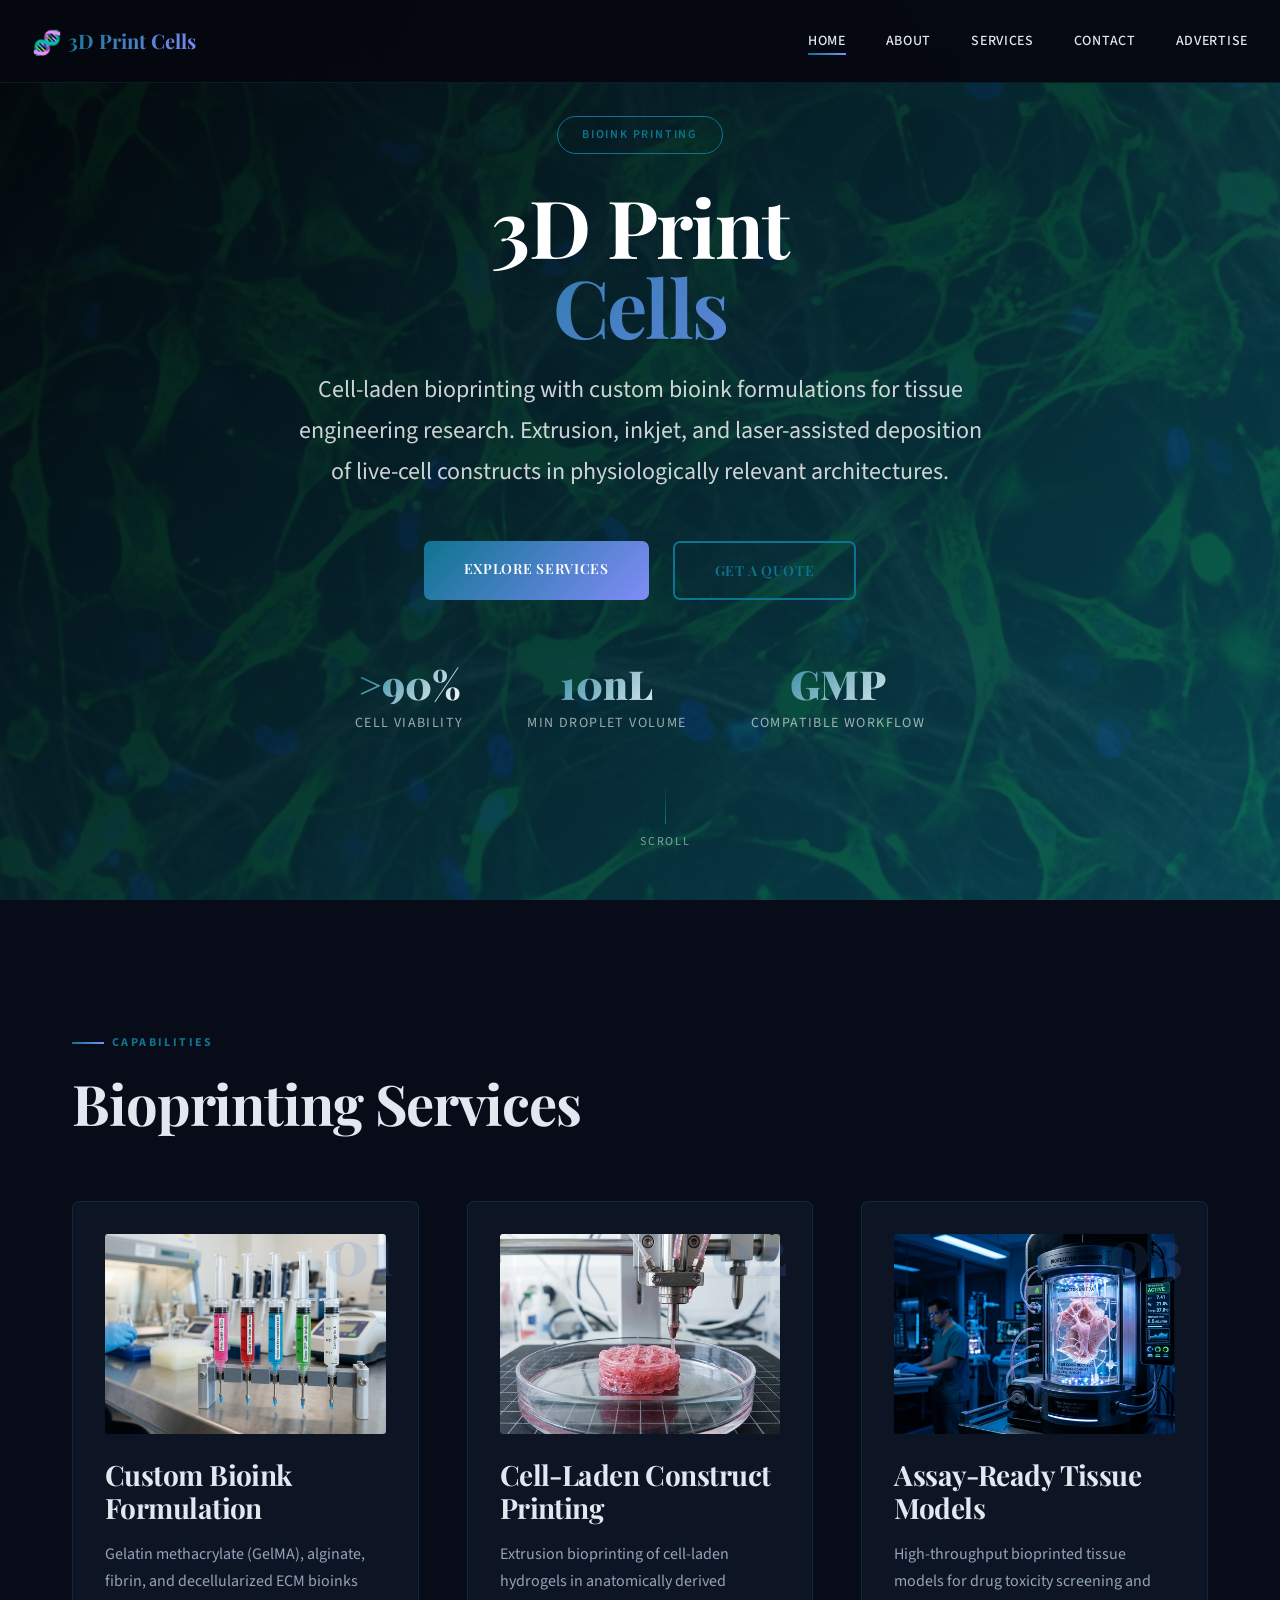
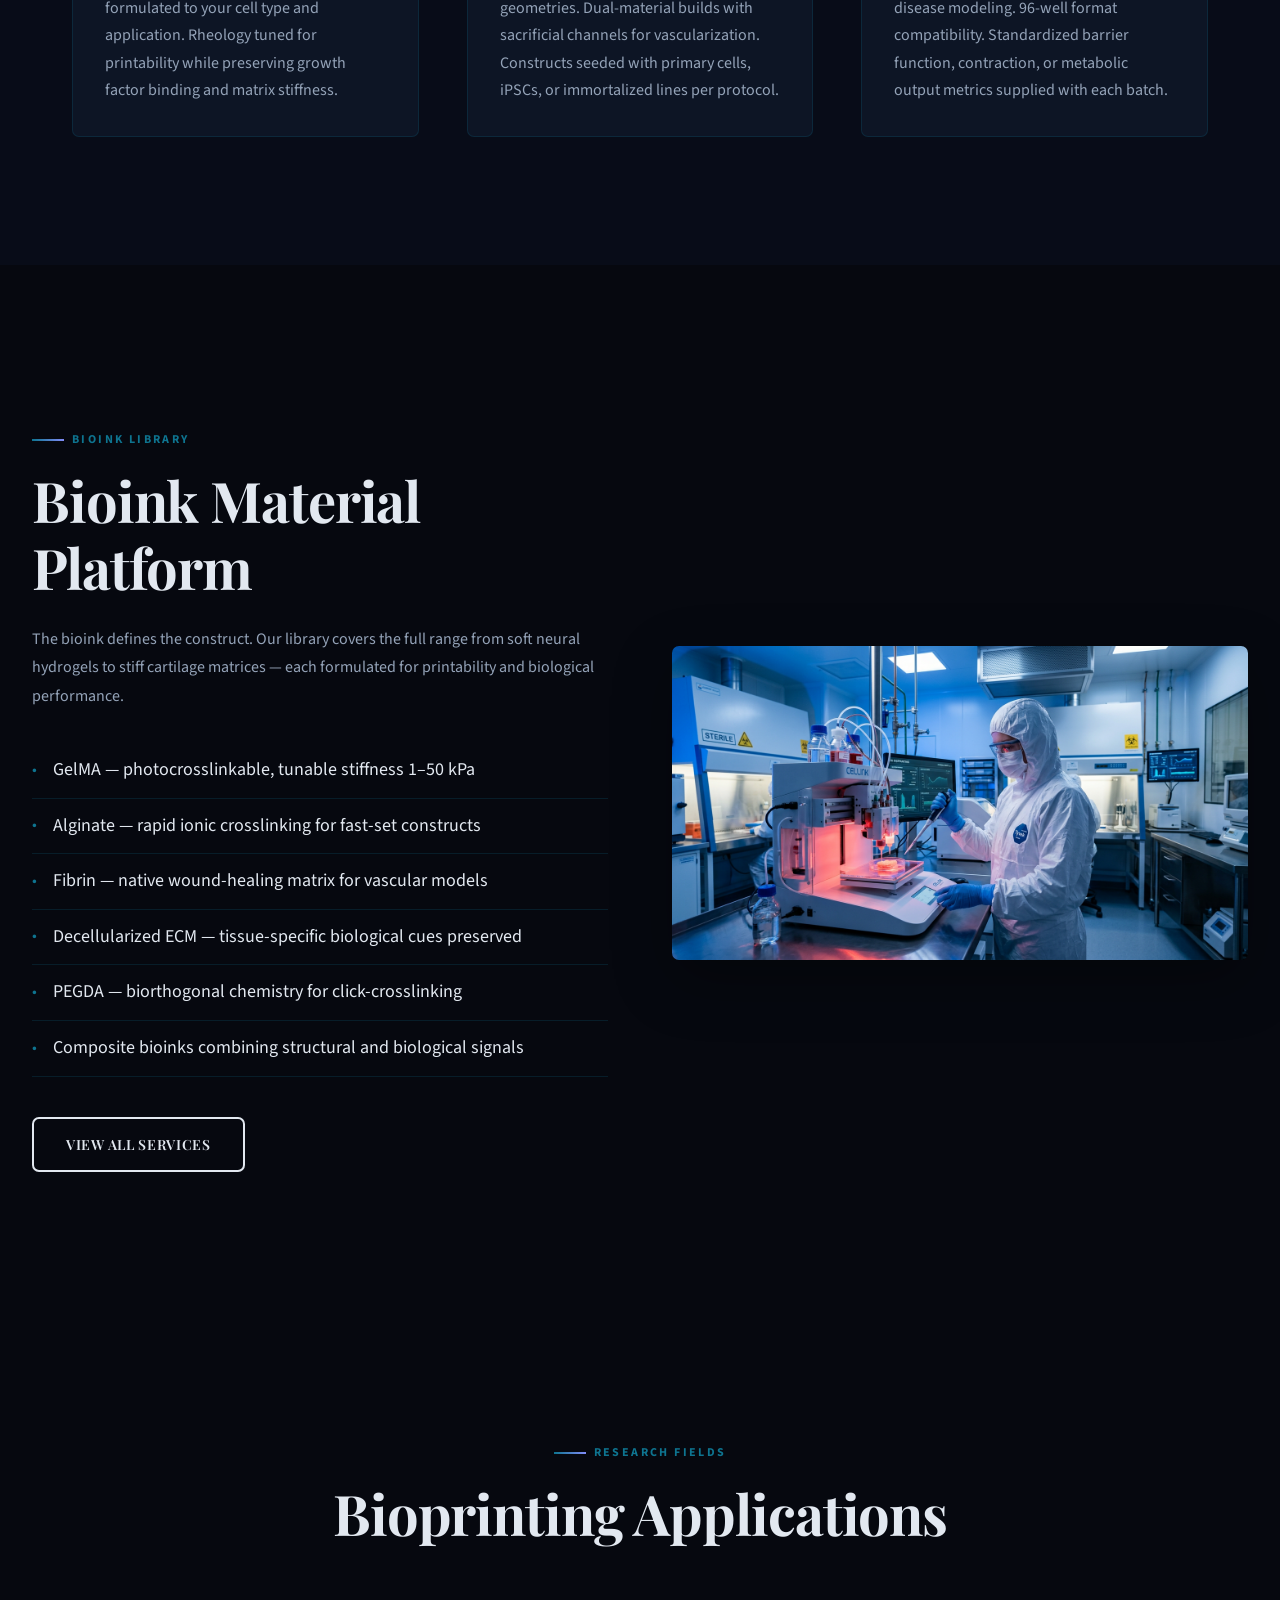
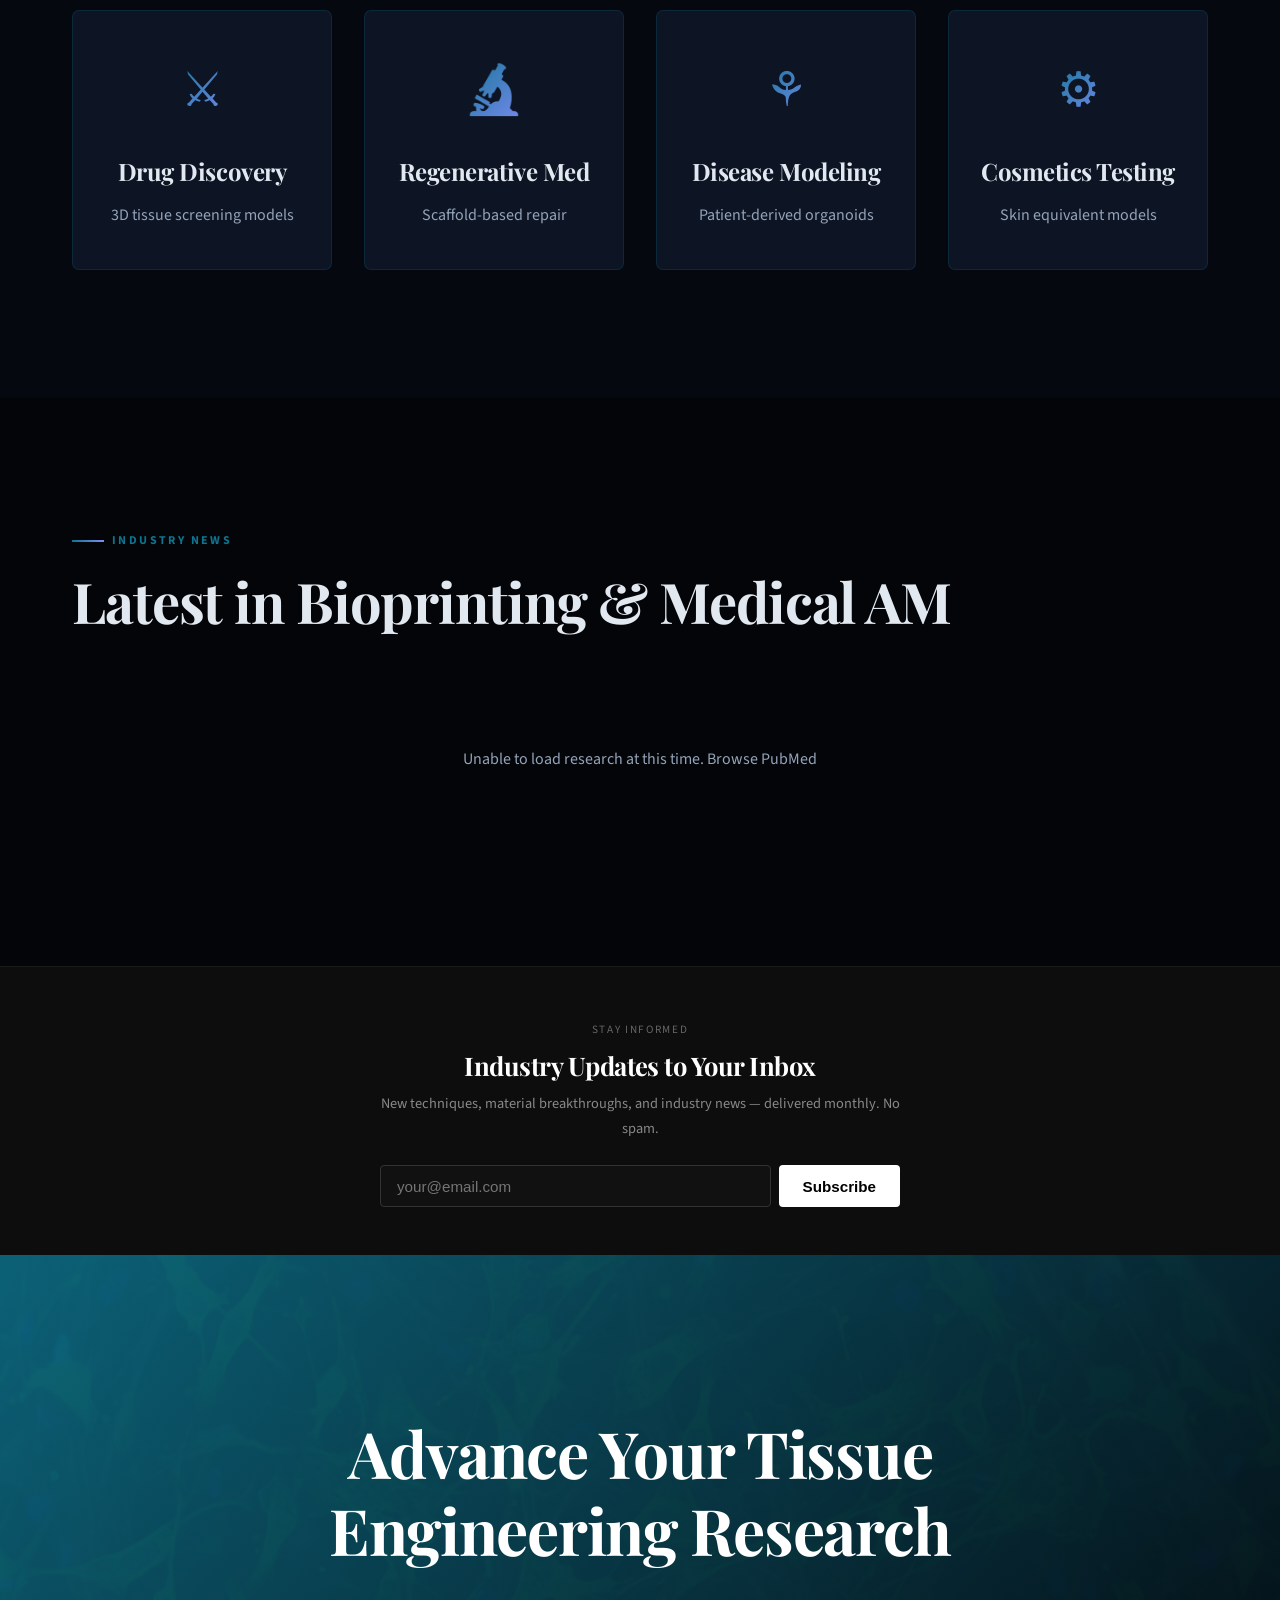
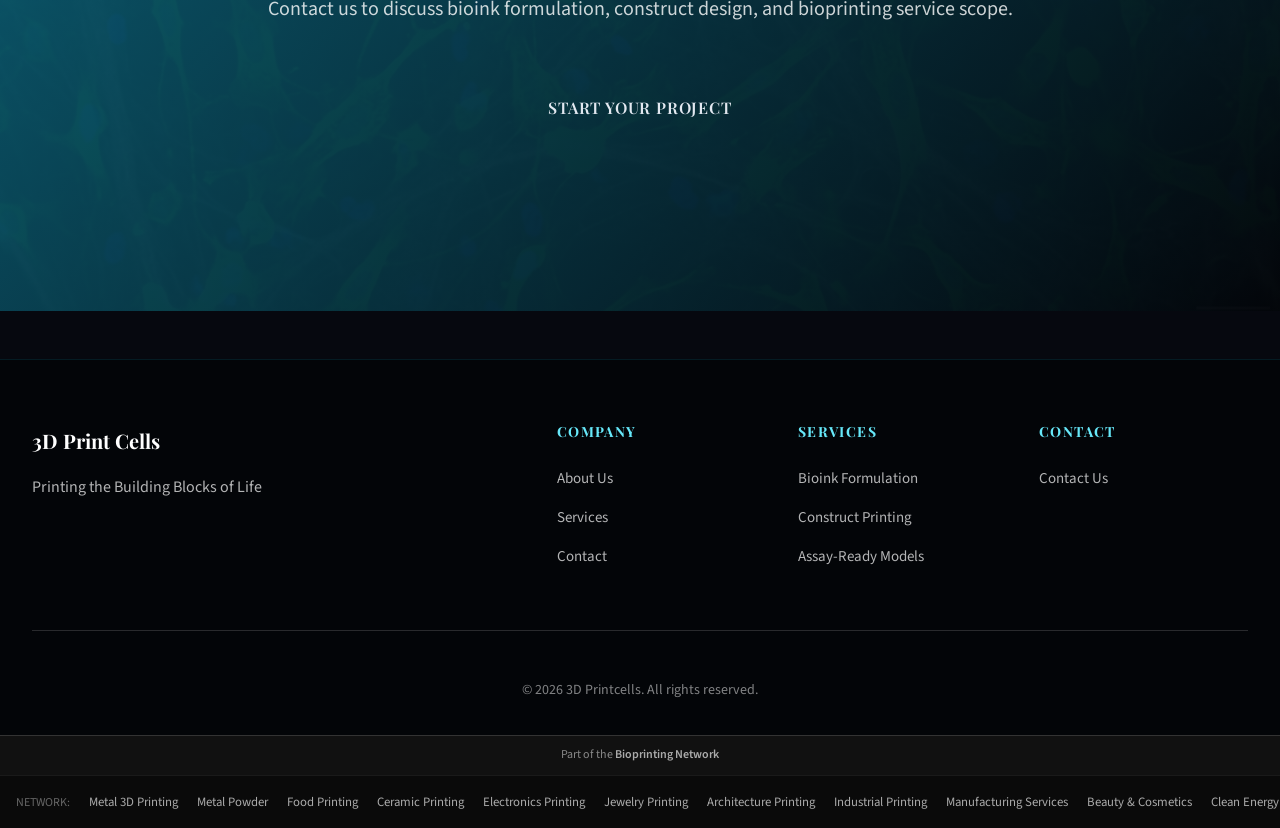
<file: index.html>
<!DOCTYPE html>
<html lang="en">
<head>
    <meta charset="UTF-8">
    <meta name="viewport" content="width=device-width, initial-scale=1.0">
    <meta name="description" content="Cell-laden bioprinting with custom bioinks for tissue engineering, drug screening assays, and regenerative medicine research. Extrusion and inkjet bioprinting platforms.">
    <meta name="keywords" content="3d bioprinting &amp;amp;amp; medical, 3dprintcells, bioprinting, medical, professional services, quality, innovation, max davis, ben stagl, ally reza, chilab, chilab studio, titobi, chicago, manufacturing, functional, 3d, prototype">
    <meta property="og:title" content="3D Print Cells | Bioink &amp; Cell-Laden Bioprinting">
    <meta property="og:description" content="Cell-laden bioprinting with custom bioinks for tissue engineering, drug screening, and regenerative medicine research.">
    <meta name="author" content="Max Davis, Ben Stagl, Ally Reza - ChiLab Studio">
    <meta property="og:type" content="website">
    <meta property="og:image" content="https://3dprintcells.com/images/19_cell_microscopy.png">
    <title>3D Print Cells | Bioink & Cell-Laden Bioprinting | Tissue Engineering Research</title>
    <link rel="preconnect" href="https://fonts.googleapis.com">
    <link rel="preconnect" href="https://fonts.gstatic.com" crossorigin>
    <link href="https://fonts.googleapis.com/css2?family=Playfair+Display:wght@400;500;600;700;800;900&family=Source+Sans+3:wght@300;400;500;600;700&display=swap" rel="stylesheet">
    <link rel="stylesheet" href="css/style.css">
<script type="application/ld+json">
[
  {
    "@context": "https://schema.org",
    "@type": "Organization",
    "name": "3D Print Cells",
    "url": "https://3dprintcells.com",
    "description": "Cell-laden bioprinting with custom bioinks for tissue engineering, drug screening assays, and regenerative medicine research. Extrusion and inkjet bioprinting platforms.",
    "contactPoint": {
      "@type": "ContactPoint",
      "contactType": "customer service",
      "url": "https://3dprintcells.com/contact.html"
    }
  },
  {
    "@context": "https://schema.org",
    "@type": "WebSite",
    "name": "3D Print Cells",
    "url": "https://3dprintcells.com"
  },
  {
    "@context": "https://schema.org",
    "@type": "Service",
    "name": "Bioink Formulation",
    "provider": {
      "@type": "Organization",
      "name": "3D Print Cells",
      "url": "https://3dprintcells.com"
    },
    "url": "https://3dprintcells.com/services.html"
  },
  {
    "@context": "https://schema.org",
    "@type": "Service",
    "name": "Construct Printing",
    "provider": {
      "@type": "Organization",
      "name": "3D Print Cells",
      "url": "https://3dprintcells.com"
    },
    "url": "https://3dprintcells.com/services.html"
  },
  {
    "@context": "https://schema.org",
    "@type": "Service",
    "name": "Assay-Ready Models",
    "provider": {
      "@type": "Organization",
      "name": "3D Print Cells",
      "url": "https://3dprintcells.com"
    },
    "url": "https://3dprintcells.com/services.html"
  }
]
</script>
    <!-- ADSENSE: replace ca-pub-REPLACE_WITH_PUB_ID with your publisher ID to activate -->
    <!-- <script async src="https://pagead2.googlesyndication.com/pagead/js/adsbygoogle.js?client=ca-pub-REPLACE_WITH_PUB_ID" crossorigin="anonymous"></script> -->
    <link rel="icon" href="favicon.svg" type="image/svg+xml">
</head>
<body>

    <header class="site-header">
        <nav class="navbar">
            <div class="nav-container">
                <a href="index.html" class="nav-logo">
                    <span class="logo-emoji">&#129516;</span><span class="logo-text">3D Print Cells</span>
                </a>
                <button class="nav-toggle" aria-label="Toggle navigation" aria-expanded="false">
                    <span class="hamburger"></span>
                    <span class="hamburger"></span>
                    <span class="hamburger"></span>
                </button>
                <ul class="nav-menu">
                    <li><a href="index.html" class="nav-link active">Home</a></li>
                    <li><a href="about.html" class="nav-link">About</a></li>
                    <li><a href="services.html" class="nav-link">Services</a></li>
                    <li><a href="contact.html" class="nav-link">Contact</a></li>
                    <li><a href="advertise.html" class="nav-link">Advertise</a></li>
                </ul>
            </div>
        </nav>
    </header>

    <main>
        <section class="hero">
            <div class="hero-background">
                <img src="images/19_cell_microscopy.png" alt="3D Printcells" loading="lazy">
                <div class="hero-overlay"></div>
            </div>
            <div class="hero-content">
                <div class="hero-badge">BIOINK PRINTING</div>
                <h1 class="hero-title">
                    <span class="title-line">3D Print</span>
                        <span class="title-line highlight">Cells</span>
                </h1>
                <p class="hero-subtitle">Cell-laden bioprinting with custom bioink formulations for tissue engineering research. Extrusion, inkjet, and laser-assisted deposition of live-cell constructs in physiologically relevant architectures.</p>
                <div class="hero-actions">
                    <a href="services.html" class="btn btn-primary">Explore Services</a>
                    <a href="contact.html" class="btn btn-secondary">Get a Quote</a>
                </div>
                <div class="hero-stats">
                    <div class="stat-item">
                        <div class="stat-number">>90%</div>
                        <div class="stat-label">Cell Viability</div>
                    </div>
                    <div class="stat-item">
                        <div class="stat-number">10nL</div>
                        <div class="stat-label">Min Droplet Volume</div>
                    </div>
                    <div class="stat-item">
                        <div class="stat-number">GMP</div>
                        <div class="stat-label">Compatible Workflow</div>
                    </div>
                </div>
            </div>
            <div class="scroll-indicator">
                <div class="scroll-line"></div>
                <span>SCROLL</span>
            </div>
        </section>

        <section class="process-section">
            <div class="container">
                <div class="section-header">
                    <span class="section-label">CAPABILITIES</span>
                    <h2 class="section-title">Bioprinting Services</h2>
                </div>
                <div class="process-grid">
                    <div class="process-card animate-in">
                        <div class="card-number">01</div>
                        <div class="card-image">
                            <img src="images/13_bioink_cartridges.png" alt="Service 1" loading="lazy">
                        </div>
                        <h3>Custom Bioink Formulation</h3>
                        <p>Gelatin methacrylate (GelMA), alginate, fibrin, and decellularized ECM bioinks formulated to your cell type and application. Rheology tuned for printability while preserving growth factor binding and matrix stiffness.</p>
                    </div>
                    <div class="process-card animate-in">
                        <div class="card-number">02</div>
                        <div class="card-image">
                            <img src="images/05_bioprinter_closeup.png" alt="Service 2" loading="lazy">
                        </div>
                        <h3>Cell-Laden Construct Printing</h3>
                        <p>Extrusion bioprinting of cell-laden hydrogels in anatomically derived geometries. Dual-material builds with sacrificial channels for vascularization. Constructs seeded with primary cells, iPSCs, or immortalized lines per protocol.</p>
                    </div>
                    <div class="process-card animate-in">
                        <div class="card-number">03</div>
                        <div class="card-image">
                            <img src="images/17_bioreactor.png" alt="Service 3" loading="lazy">
                        </div>
                        <h3>Assay-Ready Tissue Models</h3>
                        <p>High-throughput bioprinted tissue models for drug toxicity screening and disease modeling. 96-well format compatibility. Standardized barrier function, contraction, or metabolic output metrics supplied with each batch.</p>
                    </div>
                </div>
            </div>
        </section>


    <!-- Ad Unit: Mid-Page Leaderboard -->
    <div class="ad-unit-container" style="text-align:center;padding:1rem 0;margin:0 auto;max-width:970px;">
      <!-- <ins class="adsbygoogle" style="display:block" data-ad-client="ca-pub-REPLACE_WITH_PUB_ID" data-ad-slot="REPLACE_WITH_SLOT_ID_1" data-ad-format="auto" data-full-width-responsive="true"></ins> -->
      <!-- <script>(adsbygoogle = window.adsbygoogle || []).push({});</script> -->
    </div>
        <section class="materials-section">
            <div class="container-wide">
                <div class="materials-content">
                    <div class="materials-info">
                        <span class="section-label">BIOINK LIBRARY</span>
                        <h2>Bioink Material Platform</h2>
                        <p>The bioink defines the construct. Our library covers the full range from soft neural hydrogels to stiff cartilage matrices — each formulated for printability and biological performance.</p>
                        <ul class="materials-list">
                            <li><span class="material-icon">&#9679;</span> GelMA — photocrosslinkable, tunable stiffness 1–50 kPa</li>
                            <li><span class="material-icon">&#9679;</span> Alginate — rapid ionic crosslinking for fast-set constructs</li>
                            <li><span class="material-icon">&#9679;</span> Fibrin — native wound-healing matrix for vascular models</li>
                            <li><span class="material-icon">&#9679;</span> Decellularized ECM — tissue-specific biological cues preserved</li>
                            <li><span class="material-icon">&#9679;</span> PEGDA — biorthogonal chemistry for click-crosslinking</li>
                            <li><span class="material-icon">&#9679;</span> Composite bioinks combining structural and biological signals</li>
                        </ul>
                        <a href="services.html" class="btn btn-outline">View All Services</a>
                    </div>
                    <div class="materials-visual">
                        <img src="images/08_scientist_working.png" alt="3D Printcells Services" loading="lazy">
                        <div class="visual-accent"></div>
                    </div>
                </div>
            </div>
        </section>

        <section class="industries-section">
            <div class="container">
                <div class="section-header center">
                    <span class="section-label">RESEARCH FIELDS</span>
                    <h2>Bioprinting Applications</h2>
                </div>
                <div class="industries-grid">
                    <div class="industry-card animate-in">
                        <div class="industry-icon">&#9876;</div>
                        <h3>Drug Discovery</h3>
                        <p>3D tissue screening models</p>
                    </div>
                    <div class="industry-card animate-in">
                        <div class="industry-icon">&#128300;</div>
                        <h3>Regenerative Med</h3>
                        <p>Scaffold-based repair</p>
                    </div>
                    <div class="industry-card animate-in">
                        <div class="industry-icon">&#9880;</div>
                        <h3>Disease Modeling</h3>
                        <p>Patient-derived organoids</p>
                    </div>
                    <div class="industry-card animate-in">
                        <div class="industry-icon">&#9881;</div>
                        <h3>Cosmetics Testing</h3>
                        <p>Skin equivalent models</p>
                    </div>
                </div>
            </div>
        </section>
        <section class="news-section">
            <div class="container">
                <div class="section-header">
                    <span class="section-label">INDUSTRY NEWS</span>
                    <h2 class="section-title">Latest in Bioprinting & Medical AM</h2>
                </div>
                <div id="news-feed"></div>
            </div>
        </section>
        <section class="newsletter-section" style="background:#0d0d0d;padding:3rem 2rem;text-align:center;border-top:1px solid #1a1a1a;">
            <div style="max-width:520px;margin:0 auto;">
                <span style="font-size:0.7rem;letter-spacing:0.15em;color:#666;text-transform:uppercase;">Stay Informed</span>
                <h2 style="color:#fff;font-size:1.6rem;margin:0.5rem 0 0.75rem;">Industry Updates to Your Inbox</h2>
                <p style="color:#888;font-size:0.9rem;margin-bottom:1.5rem;">New techniques, material breakthroughs, and industry news — delivered monthly. No spam.</p>
                <form action="https://api.web3forms.com/submit" method="POST"
                      style="display:flex;gap:0.5rem;flex-wrap:wrap;justify-content:center;"
                      onsubmit="this.querySelector('button').textContent='Subscribed!';this.querySelector('button').disabled=true;">
                    <input type="hidden" name="access_key" value="6f33053b-6d08-414b-9615-665f88c98da8">
                    <input type="hidden" name="cc" value="printwire@gmail.com">
                    <input type="hidden" name="subject" value="Newsletter Signup">
                    <input type="hidden" name="from_name" value="Newsletter Signup">
                    <input type="email" name="email" placeholder="your@email.com" required
                           style="flex:1;min-width:220px;padding:0.7rem 1rem;background:#111;border:1px solid #333;color:#fff;border-radius:4px;font-size:0.95rem;">
                    <button type="submit"
                            style="padding:0.7rem 1.5rem;background:#fff;color:#000;border:none;border-radius:4px;font-weight:600;font-size:0.95rem;cursor:pointer;white-space:nowrap;">
                        Subscribe
                    </button>
                </form>
            </div>
        </section>


        <section class="cta-section">
            <div class="cta-content">
                <h2>Advance Your Tissue Engineering Research</h2>
                <p>Contact us to discuss bioink formulation, construct design, and bioprinting service scope.</p>
                <a href="contact.html" class="btn btn-large">Start Your Project</a>
            </div>
            <div class="cta-background">
                <img src="images/19_cell_microscopy.png" alt="3D Printcells" loading="lazy">
            </div>
        </section>
    </main>

    <!-- Ad Unit: Pre-Footer Banner -->
    <div class="ad-unit-container" style="text-align:center;padding:1.5rem 0;margin:0 auto;max-width:970px;">
      <!-- <ins class="adsbygoogle" style="display:block" data-ad-client="ca-pub-REPLACE_WITH_PUB_ID" data-ad-slot="REPLACE_WITH_SLOT_ID_2" data-ad-format="auto" data-full-width-responsive="true"></ins> -->
      <!-- <script>(adsbygoogle = window.adsbygoogle || []).push({});</script> -->
    </div>
    <footer class="site-footer">
        <div class="footer-container">
            <div class="footer-main">
                <div class="footer-brand">
                    <div class="footer-logo">3D Print Cells</div>
                    <p>Printing the Building Blocks of Life</p>
                </div>
                <div class="footer-links">
                    <div class="footer-column">
                        <h4>Company</h4>
                        <ul>
                            <li><a href="about.html">About Us</a></li>
                            <li><a href="services.html">Services</a></li>
                            <li><a href="contact.html">Contact</a></li>
                        </ul>
                    </div>
                    <div class="footer-column">
                        <h4>Services</h4>
                        <ul>
                            <li><a href="services.html">Bioink Formulation</a></li>
                            <li><a href="services.html">Construct Printing</a></li>
                            <li><a href="services.html">Assay-Ready Models</a></li>
                        </ul>
                    </div>
                    <div class="footer-column">
                        <h4>Contact</h4>
                        <ul>
                            <li><a href="contact.html">Contact Us</a></li>
                        </ul>
                    </div>
                </div>
            </div>
            <div class="footer-bottom">
                <p>&copy; 2026 3D Printcells. All rights reserved.</p>
            </div>
        </div>
    </footer>

    <script src="js/main.js"></script>

    <div class="network-badge" style="background:#111;border-top:1px solid #333;text-align:center;padding:0.6rem 1rem;font-size:0.75rem;color:#888;">
      Part of the <a href="https://3dprinttissue.com" style="color:#aaa;text-decoration:none;font-weight:600;">Bioprinting Network</a>
    </div>
    <div style="background:#0a0a0a;border-top:1px solid #1a1a1a;padding:0.75rem 1rem;text-align:center;overflow-x:auto;white-space:nowrap;">
      <span style="color:#666;font-size:0.75rem;margin-right:0.5rem;">NETWORK:</span>
      <a href="https://dmls3d.com" style="color:#aaa;text-decoration:none;margin:0 0.5rem;font-size:0.8rem;">Metal 3D Printing</a>
      <a href="https://metalpowder.co" style="color:#aaa;text-decoration:none;margin:0 0.5rem;font-size:0.8rem;">Metal Powder</a>
      <a href="https://3dprintfood.com" style="color:#aaa;text-decoration:none;margin:0 0.5rem;font-size:0.8rem;">Food Printing</a>
      <a href="https://3dprintceramic.com" style="color:#aaa;text-decoration:none;margin:0 0.5rem;font-size:0.8rem;">Ceramic Printing</a>
      <a href="https://3dprintcircuitry.com" style="color:#aaa;text-decoration:none;margin:0 0.5rem;font-size:0.8rem;">Electronics Printing</a>
      <a href="https://3dprintjewelry.com" style="color:#aaa;text-decoration:none;margin:0 0.5rem;font-size:0.8rem;">Jewelry Printing</a>
      <a href="https://3dprintarchitecture.com" style="color:#aaa;text-decoration:none;margin:0 0.5rem;font-size:0.8rem;">Architecture Printing</a>
      <a href="https://3dprintpipes.com" style="color:#aaa;text-decoration:none;margin:0 0.5rem;font-size:0.8rem;">Industrial Printing</a>
      <a href="https://sendcutship.com" style="color:#aaa;text-decoration:none;margin:0 0.5rem;font-size:0.8rem;">Manufacturing Services</a>
      <a href="https://3dprintskincare.com" style="color:#aaa;text-decoration:none;margin:0 0.5rem;font-size:0.8rem;">Beauty &amp; Cosmetics</a>
      <a href="https://3dprintsolar.com" style="color:#aaa;text-decoration:none;margin:0 0.5rem;font-size:0.8rem;">Clean Energy</a>
      <a href="https://3dprinttitanium.com" style="color:#aaa;text-decoration:none;margin:0 0.5rem;font-size:0.8rem;">Titanium Printing</a>
    </div>
</body>
</html>
</file>
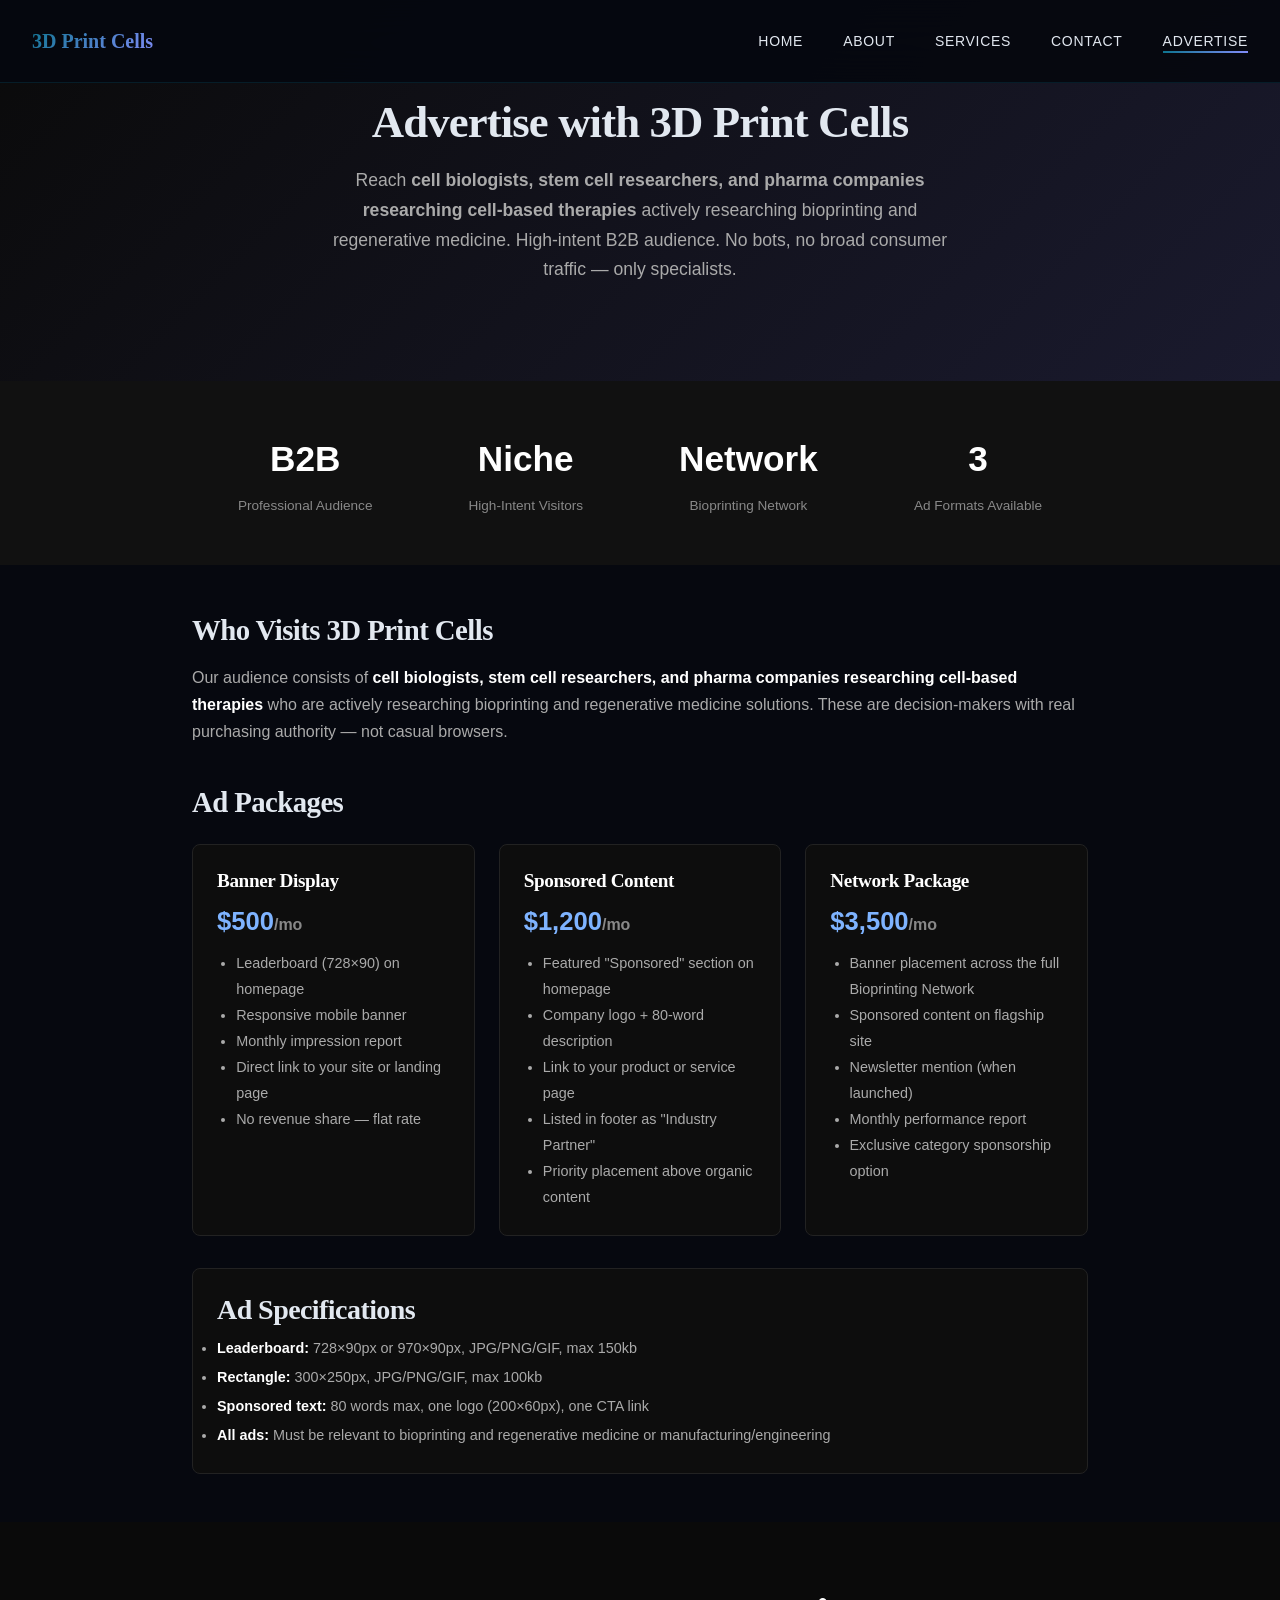
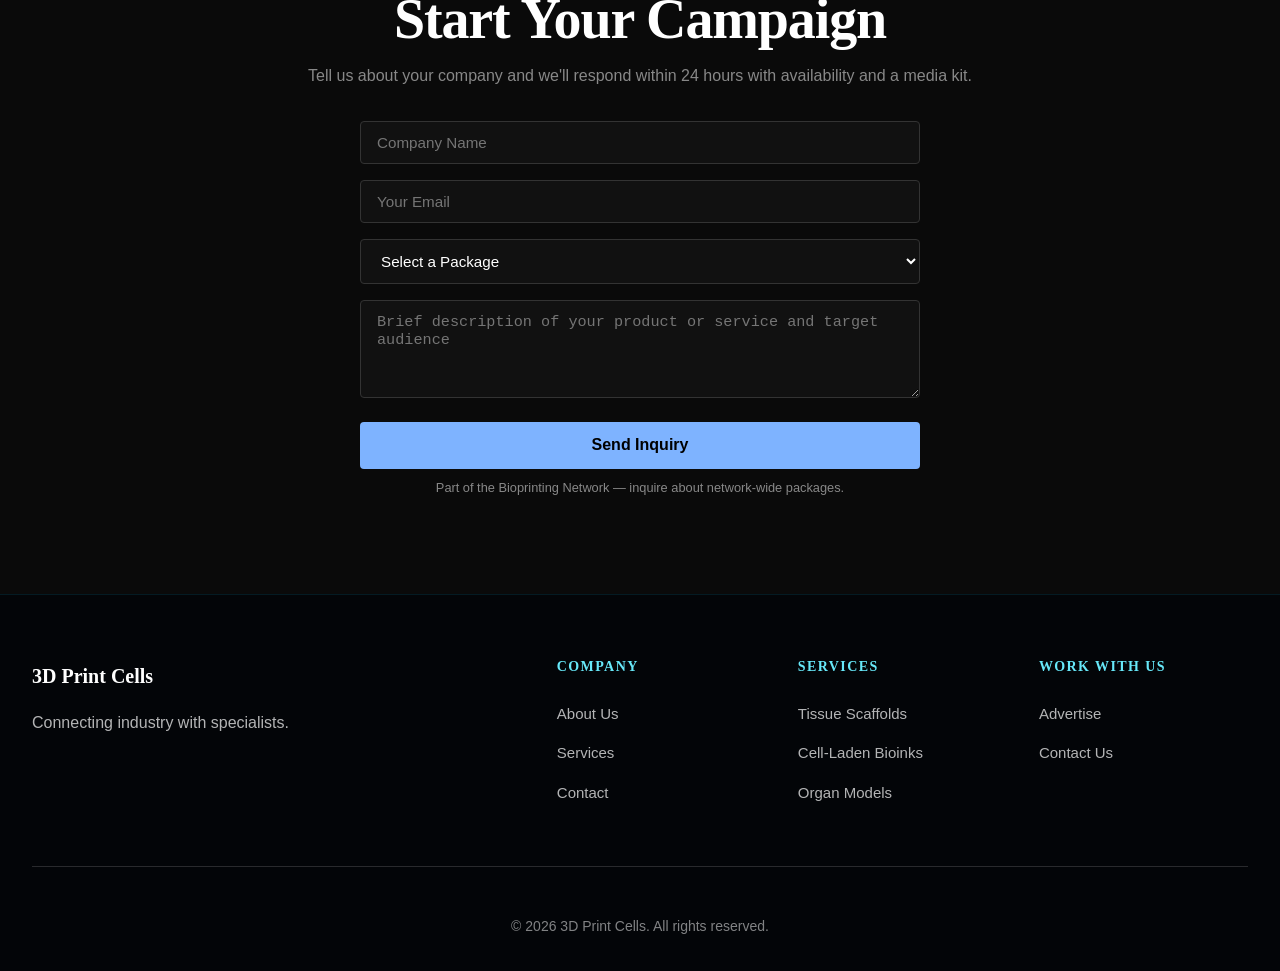
<file: advertise.html>
<!DOCTYPE html>
<html lang="en">
<head>
    <meta charset="UTF-8">
    <meta name="viewport" content="width=device-width, initial-scale=1.0">
    <meta name="description" content="Advertise with 3D Print Cells — reach cell biologists, stem cell researchers, and pharma companies researching cell-based therapies actively researching bioprinting solutions. Display ads, sponsored content, and lead generation packages available.">
    <title>Advertise with 3D Print Cells | Reach Bioprinting Professionals</title>
    <link rel="stylesheet" href="css/style.css">
    <style>
      .advertise-hero {
        background: linear-gradient(135deg, #0a0a0a 0%, #1a1a2e 100%);
        color: #fff;
        padding: 6rem 2rem 4rem;
        text-align: center;
      }
      .advertise-hero h1 { font-size: 2.8rem; margin-bottom: 1rem; }
      .advertise-hero p { font-size: 1.1rem; color: #aaa; max-width: 640px; margin: 0 auto 2rem; }
      .stats-row {
        display: flex; justify-content: center; gap: 2rem; flex-wrap: wrap;
        background: #111; padding: 2rem; text-align: center;
      }
      .stat-box { padding: 1rem 2rem; }
      .stat-box .num { font-size: 2.2rem; font-weight: 700; color: #fff; }
      .stat-box .label { font-size: 0.85rem; color: #888; margin-top: 0.3rem; }
      .section { max-width: 960px; margin: 0 auto; padding: 3rem 2rem; }
      .section h2 { font-size: 1.8rem; margin-bottom: 1rem; }
      .packages { display: grid; grid-template-columns: repeat(auto-fit, minmax(260px, 1fr)); gap: 1.5rem; margin-top: 1.5rem; }
      .package-card {
        border: 1px solid #222; border-radius: 8px; padding: 1.5rem;
        background: #0d0d0d;
      }
      .package-card h3 { font-size: 1.2rem; color: #fff; margin-bottom: 0.5rem; }
      .package-card .price { font-size: 1.6rem; font-weight: 700; color: #7eb3ff; margin: 0.5rem 0; }
      .package-card ul { color: #aaa; font-size: 0.9rem; padding-left: 1.2rem; line-height: 1.8; }
      .contact-section { background: #0a0a0a; padding: 4rem 2rem; text-align: center; }
      .contact-section h2 { color: #fff; margin-bottom: 0.5rem; }
      .contact-section p { color: #888; margin-bottom: 2rem; }
      .adv-form { max-width: 560px; margin: 0 auto; text-align: left; }
      .adv-form input, .adv-form select, .adv-form textarea {
        width: 100%; padding: 0.75rem 1rem; margin-bottom: 1rem;
        background: #111; border: 1px solid #333; color: #fff;
        border-radius: 4px; font-size: 0.95rem; box-sizing: border-box;
      }
      .adv-form button {
        width: 100%; padding: 0.9rem; background: #7eb3ff; color: #000;
        border: none; border-radius: 4px; font-weight: 700; font-size: 1rem;
        cursor: pointer;
      }
      .network-note { color: #666; font-size: 0.8rem; text-align: center; margin-top: 0.5rem; }
    </style>
    <link rel="icon" href="favicon.svg" type="image/svg+xml">
</head>
<body>

  <header class="site-header">
    <nav class="navbar">
      <div class="nav-container">
        <a href="index.html" class="nav-logo">
          <span class="logo-text">3D Print Cells</span>
        </a>
        <ul class="nav-menu">
          <li><a href="index.html" class="nav-link">Home</a></li>
          <li><a href="about.html" class="nav-link">About</a></li>
          <li><a href="services.html" class="nav-link">Services</a></li>
          <li><a href="contact.html" class="nav-link">Contact</a></li>
          <li><a href="advertise.html" class="nav-link active">Advertise</a></li>
        </ul>
      </div>
    </nav>
  </header>

  <main>
    <section class="advertise-hero">
      <h1>Advertise with 3D Print Cells</h1>
      <p>Reach <strong>cell biologists, stem cell researchers, and pharma companies researching cell-based therapies</strong> actively researching bioprinting and regenerative medicine. High-intent B2B audience. No bots, no broad consumer traffic — only specialists.</p>
    </section>

    <div class="stats-row">
      <div class="stat-box">
        <div class="num">B2B</div>
        <div class="label">Professional Audience</div>
      </div>
      <div class="stat-box">
        <div class="num">Niche</div>
        <div class="label">High-Intent Visitors</div>
      </div>
      <div class="stat-box">
        <div class="num">Network</div>
        <div class="label">Bioprinting Network</div>
      </div>
      <div class="stat-box">
        <div class="num">3</div>
        <div class="label">Ad Formats Available</div>
      </div>
    </div>

    <section class="section">
      <h2>Who Visits 3D Print Cells</h2>
      <p style="color:#aaa;">Our audience consists of <strong style="color:#fff;">cell biologists, stem cell researchers, and pharma companies researching cell-based therapies</strong> who are actively researching bioprinting and regenerative medicine solutions. These are decision-makers with real purchasing authority — not casual browsers.</p>

      <h2 style="margin-top:2.5rem;">Ad Packages</h2>
      <div class="packages">
        <div class="package-card">
          <h3>Banner Display</h3>
          <div class="price">$500<span style="font-size:1rem;color:#888;">/mo</span></div>
          <ul>
            <li>Leaderboard (728×90) on homepage</li>
            <li>Responsive mobile banner</li>
            <li>Monthly impression report</li>
            <li>Direct link to your site or landing page</li>
            <li>No revenue share — flat rate</li>
          </ul>
        </div>
        <div class="package-card">
          <h3>Sponsored Content</h3>
          <div class="price">$1,200<span style="font-size:1rem;color:#888;">/mo</span></div>
          <ul>
            <li>Featured "Sponsored" section on homepage</li>
            <li>Company logo + 80-word description</li>
            <li>Link to your product or service page</li>
            <li>Listed in footer as "Industry Partner"</li>
            <li>Priority placement above organic content</li>
          </ul>
        </div>
        <div class="package-card">
          <h3>Network Package</h3>
          <div class="price">$3,500<span style="font-size:1rem;color:#888;">/mo</span></div>
          <ul>
            <li>Banner placement across the full Bioprinting Network</li>
            <li>Sponsored content on flagship site</li>
            <li>Newsletter mention (when launched)</li>
            <li>Monthly performance report</li>
            <li>Exclusive category sponsorship option</li>
          </ul>
        </div>
      </div>

      <div style="margin-top:2rem;padding:1.5rem;background:#0d0d0d;border:1px solid #222;border-radius:8px;">
        <h3 style="margin-bottom:0.5rem;">Ad Specifications</h3>
        <ul style="color:#aaa;font-size:0.9rem;line-height:2;">
          <li><strong style="color:#fff;">Leaderboard:</strong> 728×90px or 970×90px, JPG/PNG/GIF, max 150kb</li>
          <li><strong style="color:#fff;">Rectangle:</strong> 300×250px, JPG/PNG/GIF, max 100kb</li>
          <li><strong style="color:#fff;">Sponsored text:</strong> 80 words max, one logo (200×60px), one CTA link</li>
          <li><strong style="color:#fff;">All ads:</strong> Must be relevant to bioprinting and regenerative medicine or manufacturing/engineering</li>
        </ul>
      </div>
    </section>

    <section class="contact-section">
      <h2>Start Your Campaign</h2>
      <p>Tell us about your company and we'll respond within 24 hours with availability and a media kit.</p>
      <form class="adv-form" action="https://api.web3forms.com/submit" method="POST">
        <input type="hidden" name="access_key" value="6f33053b-6d08-414b-9615-665f88c98da8">
        <input type="hidden" name="cc" value="printwire@gmail.com">
        <input type="hidden" name="subject" value="Advertising Inquiry — 3D Print Cells">
        <input type="hidden" name="redirect" value="https://3dprintcells.com/contact.html">
        <input type="text" name="company" placeholder="Company Name" required>
        <input type="email" name="email" placeholder="Your Email" required>
        <select name="package">
          <option value="">Select a Package</option>
          <option value="banner">Banner Display — $500/mo</option>
          <option value="sponsored">Sponsored Content — $1,200/mo</option>
          <option value="network">Network Package — $3,500/mo</option>
          <option value="custom">Custom / Let's Talk</option>
        </select>
        <textarea name="message" rows="4" placeholder="Brief description of your product or service and target audience"></textarea>
        <button type="submit">Send Inquiry</button>
        <p class="network-note">Part of the Bioprinting Network — inquire about network-wide packages.</p>
      </form>
    </section>
  </main>

  <footer class="site-footer">
    <div class="footer-container">
      <div class="footer-main">
        <div class="footer-brand">
          <div class="footer-logo">3D Print Cells</div>
          <p>Connecting industry with specialists.</p>
        </div>
        <div class="footer-links">
          <div class="footer-column">
            <h4>Company</h4>
            <ul>
              <li><a href="about.html">About Us</a></li>
              <li><a href="services.html">Services</a></li>
              <li><a href="contact.html">Contact</a></li>
            </ul>
          </div>
          <div class="footer-column">
            <h4>Services</h4>
            <ul>
              <li><a href="services.html">Tissue Scaffolds</a></li>
              <li><a href="services.html">Cell-Laden Bioinks</a></li>
              <li><a href="services.html">Organ Models</a></li>
            </ul>
          </div>
          <div class="footer-column">
            <h4>Work With Us</h4>
            <ul>
              <li><a href="advertise.html">Advertise</a></li>
              <li><a href="contact.html">Contact Us</a></li>
            </ul>
          </div>
        </div>
      </div>
      <div class="footer-bottom">
        <p>&copy; 2026 3D Print Cells. All rights reserved.</p>
      </div>
    </div>
  </footer>

  <script src="js/main.js"></script>
</body>
</html>
</file>
<file: css/style.css>
/* ============================================
   3dprinttissue.com - Dark Medical/Scientific Theme
   Premium Generated Stylesheet
   ============================================ */

:root {
    --primary: #0e7490;
    --primary-dark: #155e75;
    --secondary: #67e8f9;
    --accent: #818cf8;
    --bg-dark: #06080f;
    --bg-darker: #030508;
    --bg-card: #0d1525;
    --text: #e2e8f0;
    --text-dim: #94a3b8;
    --border: rgba(14,116,144,0.2);
    --font-heading: 'Playfair Display', serif;
    --font-body: 'Source Sans 3', sans-serif;
    --radius: 7px;
    --transition: all 0.4s cubic-bezier(0.4,0,0.2,1);
    --transition-fast: all 0.2s ease;
}



*,*::before,*::after { margin:0;padding:0;box-sizing:border-box; }
html { scroll-behavior:smooth;font-size:16px; }

body {
    font-family: var(--font-body);
    color: var(--text);
    background-color: var(--bg-dark);
    line-height: 1.7;
    -webkit-font-smoothing: antialiased;
    overflow-x: hidden;
    position: relative;
}

h1,h2,h3,h4,h5,h6 {
    font-family: var(--font-heading);
    line-height: 1.2;
    font-weight: 700;
    color: var(--text);
    letter-spacing: -0.02em;
}
h1 { font-size: clamp(2.5rem,8vw,5rem); }
h2 { font-size: clamp(2rem,5vw,3.5rem); }
h3 { font-size: clamp(1.25rem,3vw,1.75rem); }
a { text-decoration:none;color:inherit; }
img { max-width:100%;display:block; }

/* Layout */
.container { max-width:1200px;margin:0 auto;padding:0 2rem; }
.container-wide { max-width:1400px;margin:0 auto;padding:0 2rem; }
section { padding:8rem 0; }
.section-header { margin-bottom:4rem; }
.section-header.center { text-align:center; }

.section-label {
    display:inline-block;
    font-size:0.75rem;font-weight:700;
    text-transform:uppercase;letter-spacing:0.2em;
    color:var(--primary);margin-bottom:1rem;
    position:relative;padding-left:2.5rem;
}
.section-label::before {
    content:'';position:absolute;left:0;top:50%;
    transform:translateY(-50%);width:2rem;height:2px;
    background:linear-gradient(90deg,var(--primary),var(--accent));
}

/* Header */
.site-header {
    position:fixed;top:0;left:0;right:0;z-index:1000;
    background:rgba(6,8,15,0.95);
    backdrop-filter:blur(20px);
    border-bottom:1px solid var(--border);
    transition: box-shadow 0.3s ease;
}
.site-header.scrolled { box-shadow:0 4px 30px rgba(0,0,0,0.15); }
.navbar { padding:1.5rem 0; }
.nav-container {
    max-width:1400px;margin:0 auto;padding:0 2rem;
    display:flex;justify-content:space-between;align-items:center;
}
.nav-logo {
    font-family:var(--font-heading);font-size:1.25rem;font-weight:700;
    display:flex;align-items:center;gap:0.35rem;
    transition:var(--transition-fast);
}
.nav-logo:hover { transform:translateY(-2px); }
.logo-bracket { color:var(--primary);font-size:1.5rem; }
.logo-text {
    background:linear-gradient(135deg,var(--primary),var(--accent));
    -webkit-background-clip:text;-webkit-text-fill-color:transparent;
    background-clip:text;
}
.logo-emoji { font-size:1.5rem;line-height:1; }
.nav-menu { display:flex;gap:2.5rem;list-style:none; }
.nav-link {
    position:relative;font-weight:500;text-transform:uppercase;
    font-size:0.875rem;letter-spacing:0.05em;
    transition:var(--transition-fast);
}
.nav-link::after {
    content:'';position:absolute;bottom:-4px;left:0;width:0;height:2px;
    background:linear-gradient(90deg,var(--primary),var(--accent));
    transition:var(--transition);
}
.nav-link:hover::after,.nav-link.active::after { width:100%; }
.nav-link:hover { color:var(--primary); }

.nav-toggle {
    display:none;flex-direction:column;gap:5px;
    background:none;border:none;cursor:pointer;padding:0.5rem;
}
.hamburger {
    width:25px;height:2px;background:var(--primary);
    transition:var(--transition);display:block;
    position:relative;
}
.hamburger::before,.hamburger::after {
    content:'';position:absolute;width:25px;height:2px;
    background:var(--primary);transition:var(--transition);
}
.hamburger::before { top:-7px; }
.hamburger::after { top:7px; }
.nav-toggle.active .hamburger { background:transparent; }
.nav-toggle.active .hamburger::before { transform:rotate(45deg);top:0; }
.nav-toggle.active .hamburger::after { transform:rotate(-45deg);top:0; }

/* Hero */
.hero {
    position:relative;min-height:100vh;
    display:flex;align-items:center;justify-content:center;
    overflow:hidden;padding-top:80px;
}
.hero-background {
    position:absolute;top:0;left:0;width:100%;height:100%;z-index:0;
}
.hero-background img {
    width:100%;height:100%;object-fit:cover;filter:brightness(0.35);
}
.hero-overlay {
    position:absolute;top:0;left:0;width:100%;height:100%;
    background:linear-gradient(135deg, rgba(3,5,10,0.88), rgba(14,116,144,0.55));
}
.hero-content {
    position:relative;z-index:2;max-width:1400px;
    margin:0 auto;padding:0 2rem;text-align:center;
}
.hero-badge {
    display:inline-block;padding:0.5rem 1.5rem;
    border:1px solid var(--primary);border-radius:50px;
    font-size:0.75rem;font-weight:600;letter-spacing:0.15em;
    text-transform:uppercase;color:var(--primary);
    margin-bottom:2rem;animation:fadeInDown 0.8s ease-out;
}
.hero-title { margin-bottom:1.5rem;color:#fff;animation:fadeInUp 0.8s ease-out 0.2s both; }
.title-line { display:block;line-height:1; }
.title-line.highlight {
    background:linear-gradient(135deg,var(--primary),var(--accent));
    -webkit-background-clip:text;-webkit-text-fill-color:transparent;
    background-clip:text;
}
.hero-subtitle {
    font-size:clamp(1.125rem,2vw,1.5rem);
    max-width:700px;margin:0 auto 3rem;color:rgba(255,255,255,0.8);
    animation:fadeInUp 0.8s ease-out 0.4s both;
}
.hero-actions {
    display:flex;gap:1.5rem;justify-content:center;flex-wrap:wrap;
    animation:fadeInUp 0.8s ease-out 0.6s both;
}
.hero-stats {
    display:flex;gap:4rem;justify-content:center;margin-top:4rem;
    animation:fadeInUp 0.8s ease-out 0.8s both;
}
.stat-item { text-align:center; }
.stat-number {
    font-family:var(--font-heading);font-size:2.5rem;font-weight:900;
    background:linear-gradient(135deg,var(--primary),#fff);
    -webkit-background-clip:text;-webkit-text-fill-color:transparent;
    background-clip:text;line-height:1;margin-bottom:0.5rem;
}
.stat-label {
    font-size:0.875rem;text-transform:uppercase;
    letter-spacing:0.1em;color:rgba(255,255,255,0.6);
}
.scroll-indicator {
    position:absolute;bottom:3rem;left:50%;transform:translateX(-50%);
    display:flex;flex-direction:column;align-items:center;gap:0.5rem;
    font-size:0.75rem;letter-spacing:0.15em;color:rgba(255,255,255,0.5);
    animation:fadeInUp 0.8s ease-out 1s both;
}
.scroll-line {
    width:1px;height:40px;
    background:linear-gradient(180deg,transparent,var(--primary));
    animation:scrollLine 2s ease-in-out infinite;
}

/* Buttons */
.btn {
    display:inline-block;padding:1rem 2.5rem;
    font-family:var(--font-heading);font-weight:600;font-size:0.875rem;
    text-transform:uppercase;letter-spacing:0.05em;
    border-radius:var(--radius);transition:var(--transition);
    cursor:pointer;position:relative;overflow:hidden;border:none;
}
.btn::before {
    content:'';position:absolute;top:0;left:-100%;width:100%;height:100%;
    background:linear-gradient(90deg,transparent,rgba(255,255,255,0.2),transparent);
    transition:left 0.5s;
}
.btn:hover::before { left:100%; }
.btn-primary {
    background:linear-gradient(135deg,var(--primary),var(--accent));
    color:#fff;
}
.btn-primary:hover {
    transform:translateY(-2px);
    box-shadow:0 10px 30px rgba(45,106,79,0.3);
}
.btn-secondary {
    background:transparent;border:2px solid var(--primary);color:var(--primary);
}
.btn-secondary:hover {
    background:var(--primary);color:#fff;transform:translateY(-2px);
}
.btn-outline {
    background:transparent;border:2px solid var(--text);color:var(--text);
    padding:0.875rem 2rem;
}
.btn-outline:hover { background:var(--text);color:var(--bg-dark); }
.btn-large { padding:1.25rem 3rem;font-size:1rem; }
.btn-submit { width:100%;text-align:center; }

/* Process Section */
.process-section { background:#080c18; }
.process-grid {
    display:grid;grid-template-columns:repeat(auto-fit,minmax(300px,1fr));gap:3rem;
}
.process-card {
    position:relative;background:#0d1525;
    border:1px solid var(--border);border-radius:var(--radius);
    padding:2rem;transition:var(--transition);
}
.process-card:hover {
    transform:translateY(-10px);border-color:var(--primary);
    box-shadow:0 20px 40px rgba(45,106,79,0.1);
}
.card-number {
    font-family:var(--font-heading);font-size:4rem;font-weight:900;
    line-height:1;
    background:linear-gradient(135deg,var(--primary),var(--accent));
    -webkit-background-clip:text;-webkit-text-fill-color:transparent;
    background-clip:text;opacity:0.15;position:absolute;top:1rem;right:1.5rem;
}
.card-image {
    width:100%;height:200px;border-radius:calc(var(--radius) - 4px);
    overflow:hidden;margin-bottom:1.5rem;
}
.card-image img {
    width:100%;height:100%;object-fit:cover;transition:var(--transition);
}
.process-card:hover .card-image img { transform:scale(1.1); }
.process-card h3 { margin-bottom:1rem; }
.process-card p { color:var(--text-dim);line-height:1.7; }

/* Materials Section */
.materials-section {
    background:#06080f;
}
.materials-content {
    display:grid;grid-template-columns:1fr 1fr;gap:4rem;align-items:center;
}
.materials-info h2 { margin-bottom:1.5rem; }
.materials-info p { color:var(--text-dim);margin-bottom:2rem;line-height:1.8; }
.materials-list { list-style:none;margin-bottom:2.5rem; }
.materials-list li {
    padding:0.75rem 0;font-size:1.125rem;
    display:flex;align-items:center;gap:1rem;
    border-bottom:1px solid var(--border);
}
.material-icon { color:var(--primary);font-size:0.5rem; }
.materials-visual { position:relative; }
.materials-visual img {
    width:100%;border-radius:var(--radius);
    box-shadow:0 20px 60px rgba(0,0,0,0.3);
}
.visual-accent {
    position:absolute;top:-2rem;right:-2rem;width:200px;height:200px;
    background:linear-gradient(135deg,var(--primary),var(--accent));
    opacity:0.1;border-radius:50%;filter:blur(60px);z-index:-1;
}

/* Industries Section */
.industries-grid {
    display:grid;grid-template-columns:repeat(auto-fit,minmax(250px,1fr));gap:2rem;
}
.industry-card {
    background:#0d1525;border:1px solid var(--border);
    border-radius:var(--radius);padding:2.5rem 2rem;text-align:center;
    transition:var(--transition);
}
.industry-card:hover {
    transform:translateY(-5px);border-color:var(--primary);
}
.industry-icon {
    font-size:3rem;margin-bottom:1.5rem;display:inline-block;
    background:linear-gradient(135deg,var(--primary),var(--accent));
    -webkit-background-clip:text;-webkit-text-fill-color:transparent;
    background-clip:text;
}
.industry-card h3 { margin-bottom:1rem;font-size:1.5rem; }
.industry-card p { color:var(--text-dim);line-height:1.7; }

/* CTA Section */
.cta-section { position:relative;padding:10rem 0;overflow:hidden; }
.cta-background {
    position:absolute;top:0;left:0;width:100%;height:100%;z-index:0;
}
.cta-background img {
    width:100%;height:100%;object-fit:cover;filter:brightness(0.2);
}
.cta-background::after {
    content:'';position:absolute;top:0;left:0;width:100%;height:100%;
    background:linear-gradient(135deg, rgba(14,116,144,0.82), rgba(3,5,10,0.92));
}
.cta-content {
    position:relative;z-index:2;text-align:center;max-width:800px;margin:0 auto;
}
.cta-content h2 {
    font-size:clamp(2.5rem,5vw,4rem);margin-bottom:1.5rem;color:#fff;
}
.cta-content p { font-size:1.25rem;color:rgba(255,255,255,0.8);margin-bottom:3rem; }

/* Page Hero (secondary pages) */
.page-hero {
    position:relative;padding:10rem 0 6rem;overflow:hidden;
    display:flex;align-items:center;justify-content:center;
}
.page-hero-bg {
    position:absolute;top:0;left:0;width:100%;height:100%;z-index:0;
}
.page-hero-bg img {
    width:100%;height:100%;object-fit:cover;filter:brightness(0.35);
}
.page-hero-overlay {
    position:absolute;top:0;left:0;width:100%;height:100%;
    background:linear-gradient(135deg, rgba(3,5,10,0.88), rgba(14,116,144,0.55));
}
.page-hero-content {
    position:relative;z-index:2;text-align:center;max-width:800px;
    margin:0 auto;padding:0 2rem;
}
.page-hero-content h1 { color:#fff;margin-bottom:1rem; }
.page-hero-subtitle { font-size:1.25rem;color:rgba(255,255,255,0.8); }

/* About Page */
.story-section { padding:8rem 0; }
.story-grid {
    display:grid;grid-template-columns:1fr 1fr;gap:4rem;align-items:center;
}
.story-image img {
    width:100%;border-radius:var(--radius);
    box-shadow:0 20px 60px rgba(0,0,0,0.15);
}
.story-content { }
.story-content h2 { margin-bottom:1.5rem; }
.story-content p { color:var(--text-dim);margin-bottom:1.5rem;line-height:1.8; }

.mission-section { background:#080c18;padding:8rem 0; }
.mission-grid {
    display:grid;grid-template-columns:1fr 1fr;gap:3rem;
}
.mission-card {
    background:#0d1525;border:1px solid var(--border);
    border-radius:var(--radius);padding:3rem;
}
.mission-card h3 { margin-bottom:1.5rem;color:var(--primary); }
.mission-card p { color:var(--text-dim);line-height:1.8; }

.values-section { padding:8rem 0; }
.values-grid {
    display:grid;grid-template-columns:repeat(auto-fit,minmax(250px,1fr));gap:2rem;
}
.value-card {
    background:#0d1525;border:1px solid var(--border);
    border-radius:var(--radius);padding:2.5rem 2rem;text-align:center;
    transition:var(--transition);
}
.value-card:hover { transform:translateY(-5px);border-color:var(--primary); }
.value-icon {
    font-size:2.5rem;margin-bottom:1rem;
    background:linear-gradient(135deg,var(--primary),var(--accent));
    -webkit-background-clip:text;-webkit-text-fill-color:transparent;
    background-clip:text;
}
.value-card h3 { margin-bottom:1rem; }
.value-card p { color:var(--text-dim);line-height:1.7; }

.stats-section {
    background:#080c18;padding:6rem 0;
}
.stats-bar {
    display:grid;grid-template-columns:repeat(4,1fr);gap:2rem;text-align:center;
}

/* Services Page */
.services-detail-section { padding:8rem 0; }
.services-detail-grid { display:grid;gap:3rem; }
.service-detail-card {
    display:grid;grid-template-columns:1fr 2fr;gap:2rem;
    background:#0d1525;border:1px solid var(--border);
    border-radius:var(--radius);overflow:hidden;
    transition:var(--transition);
}
.service-detail-card:hover { transform:translateY(-5px);border-color:var(--primary); }
.service-detail-image { height:100%;min-height:250px; }
.service-detail-image img { width:100%;height:100%;object-fit:cover; }
.service-detail-content { padding:2.5rem; }
.service-detail-content h3 { margin-bottom:1rem;color:var(--primary); }
.service-detail-content p { color:var(--text-dim);line-height:1.8; }

.timeline-section { background:#080c18;padding:8rem 0; }
.timeline { position:relative;max-width:700px;margin:0 auto; }
.timeline-line {
    position:absolute;left:30px;top:0;bottom:0;width:2px;
    background:linear-gradient(180deg,var(--primary),var(--accent));
}
.timeline-step {
    display:flex;gap:2rem;margin-bottom:3rem;position:relative;
}
.timeline-number {
    width:60px;height:60px;border-radius:50%;flex-shrink:0;
    background:linear-gradient(135deg,var(--primary),var(--accent));
    color:#fff;display:flex;align-items:center;justify-content:center;
    font-family:var(--font-heading);font-weight:700;font-size:1.25rem;
    z-index:1;
}
.timeline-content {
    background:#0d1525;border:1px solid var(--border);
    border-radius:var(--radius);padding:2rem;flex:1;
}
.timeline-content h3 { margin-bottom:0.75rem; }
.timeline-content p { color:var(--text-dim);line-height:1.7; }

/* Contact Page */
.contact-section { padding:8rem 0; }
.contact-grid {
    display:grid;grid-template-columns:1fr 1fr;gap:4rem;align-items:start;
}
.contact-info h2 { margin-bottom:1.5rem; }
.contact-info > p { color:var(--text-dim);line-height:1.8;margin-bottom:2rem; }
.contact-cards { display:grid;gap:1.5rem; }
.contact-card {
    background:#0d1525;border:1px solid var(--border);
    border-radius:var(--radius);padding:1.5rem;
    display:flex;gap:1rem;align-items:flex-start;
}
.contact-card-icon {
    font-size:1.5rem;flex-shrink:0;
    background:linear-gradient(135deg,var(--primary),var(--accent));
    -webkit-background-clip:text;-webkit-text-fill-color:transparent;
    background-clip:text;
}
.contact-card h4 { margin-bottom:0.25rem;font-size:1rem; }
.contact-card p { color:var(--text-dim);font-size:0.9375rem; }

.contact-form-wrapper {
    background:#0d1525;border:1px solid var(--border);
    border-radius:var(--radius);padding:2.5rem;
    box-shadow:0 20px 60px rgba(0,0,0,0.5);
}
.contact-form-wrapper h2 { margin-bottom:2rem; }
.form-group { margin-bottom:1.25rem; }
.form-group label {
    display:block;margin-bottom:0.4rem;font-weight:600;
    color:var(--text);font-size:0.95rem;
}
.required { color:#e74c3c; }
.form-group input[type="text"],
.form-group input[type="email"],
.form-group input[type="tel"],
.form-group textarea {
    width:100%;padding:0.875rem 1rem;
    border:2px solid var(--border);border-radius:var(--radius);
    font-family:var(--font-body);font-size:1rem;
    color:var(--text);background:#0a0e1a;
    transition:var(--transition);
}
.form-group input:focus,
.form-group textarea:focus {
    outline:none;border-color:var(--primary);
    box-shadow:0 0 0 3px rgba(14,116,144,0.25);
}
.form-group input.error,
.form-group textarea.error { border-color:#e74c3c; }
.form-error { color:#e74c3c;font-size:0.85rem;margin-top:0.25rem;min-height:1.2em; }
.form-group input[type="file"] { font-family:var(--font-body);font-size:0.95rem;padding:0.5rem 0;border:none;background:none; }


/* News Section */
.news-section { background:var(--bg-darker);padding:8rem 0; }
.news-grid {
    display:grid;grid-template-columns:repeat(auto-fit,minmax(300px,1fr));gap:2rem;
}
.news-card {
    background:var(--bg-card);border:1px solid var(--border);
    border-radius:var(--radius);overflow:hidden;
    transition:var(--transition);display:flex;flex-direction:column;
}
.news-card:hover {
    transform:translateY(-5px);border-color:var(--primary);
    box-shadow:0 15px 40px rgba(14,116,144,0.12);
}
.news-card-image {
    width:100%;height:180px;overflow:hidden;background:var(--bg-dark);
    display:flex;align-items:center;justify-content:center;
}
.news-card-image img {
    width:100%;height:100%;object-fit:cover;transition:var(--transition);
}
.news-card:hover .news-card-image img { transform:scale(1.05); }
.news-card-image .news-placeholder {
    font-size:3rem;opacity:0.35;
}
.news-card-body { padding:1.5rem;flex:1;display:flex;flex-direction:column; }
.news-card-source {
    font-size:0.75rem;font-weight:600;text-transform:uppercase;
    letter-spacing:0.1em;color:var(--primary);margin-bottom:0.75rem;
}
.news-card-body h3 {
    font-family:var(--font-body);font-size:1.05rem;font-weight:600;
    line-height:1.4;margin-bottom:0.75rem;color:var(--text);
}
.news-card-body p {
    color:var(--text-dim);font-size:0.9375rem;line-height:1.6;
    flex:1;margin-bottom:1rem;
}
.news-card-date { font-size:0.8125rem;color:var(--text-dim);opacity:0.7; }
.news-card a {
    color:var(--primary);font-size:0.875rem;font-weight:600;
    text-transform:uppercase;letter-spacing:0.05em;
    transition:var(--transition-fast);
}
.news-card a:hover { color:var(--secondary); }
.news-loading {
    grid-column:1/-1;text-align:center;padding:4rem 2rem;
    color:var(--text-dim);font-size:1.125rem;
}
.news-error {
    grid-column:1/-1;text-align:center;padding:3rem 2rem;color:var(--text-dim);
}
.news-error p { margin-bottom:1rem; }

/* Footer */
.site-footer {
    background:#030508;
    border-top:1px solid var(--border);padding:4rem 0 2rem;
    color:#fff;
}
.footer-container { max-width:1400px;margin:0 auto;padding:0 2rem; }
.footer-main {
    display:grid;grid-template-columns:2fr 3fr;gap:4rem;
    margin-bottom:3rem;padding-bottom:3rem;
    border-bottom:1px solid rgba(255,255,255,0.15);
}
.footer-brand { }
.footer-logo {
    font-family:var(--font-heading);font-size:1.25rem;
    font-weight:700;margin-bottom:1rem;
    color:#fff;
}
.footer-brand p { color:rgba(255,255,255,0.7); }
.footer-links {
    display:grid;grid-template-columns:repeat(3,1fr);gap:2rem;
}
.footer-column h4 {
    font-size:0.875rem;text-transform:uppercase;letter-spacing:0.1em;
    margin-bottom:1.5rem;color:var(--secondary);
}
.footer-column ul { list-style:none; }
.footer-column li { margin-bottom:0.75rem; }
.footer-column a {
    color:rgba(255,255,255,0.7);
    transition:var(--transition-fast);font-size:0.9375rem;
}
.footer-column a:hover { color:var(--primary);padding-left:5px; }
.footer-bottom {
    text-align:center;
    color:rgba(255,255,255,0.5);
    font-size:0.875rem;
}

/* Scroll Animation */
.animate-in {
    opacity:0;transform:translateY(30px);transition:opacity 0.6s ease,transform 0.6s ease;
}
.animate-in.visible { opacity:1;transform:translateY(0); }

/* Keyframes */
@keyframes fadeInDown {
    from { opacity:0;transform:translateY(-20px); }
    to { opacity:1;transform:translateY(0); }
}
@keyframes fadeInUp {
    from { opacity:0;transform:translateY(20px); }
    to { opacity:1;transform:translateY(0); }
}
@keyframes scrollLine {
    0%,100% { transform:scaleY(1); }
    50% { transform:scaleY(1.5); }
}

/* Responsive */
@media(max-width:968px) {
    .nav-menu {
        position:fixed;top:80px;right:-100%;width:300px;
        height:calc(100vh - 80px);background:#0d1525;
        flex-direction:column;padding:2rem;gap:1.5rem;
        border-left:1px solid var(--border);transition:var(--transition);
        z-index:1000;
    }
    .nav-menu.active { right:0; }
    .nav-toggle { display:flex; }
    .hero-stats { gap:2rem; }
    .materials-content { grid-template-columns:1fr; }
    .story-grid { grid-template-columns:1fr; }
    .mission-grid { grid-template-columns:1fr; }
    .contact-grid { grid-template-columns:1fr; }
    .service-detail-card { grid-template-columns:1fr; }
    .service-detail-image { min-height:200px; }
    .footer-main { grid-template-columns:1fr; }
    .footer-links { grid-template-columns:repeat(2,1fr); }
    .stats-bar { grid-template-columns:repeat(2,1fr); }
}
@media(max-width:640px) {
    section { padding:5rem 0; }
    .hero { min-height:90vh; }
    .hero-stats { flex-direction:column;gap:1.5rem; }
    .process-grid { grid-template-columns:1fr; }
    .industries-grid { grid-template-columns:1fr; }
    .values-grid { grid-template-columns:1fr; }
    .footer-links { grid-template-columns:1fr; }
    .cta-section { padding:6rem 0; }
    .stats-bar { grid-template-columns:1fr; }
    .page-hero { padding:8rem 0 4rem; }
    .timeline-step { flex-direction:column;align-items:flex-start; }
    .timeline-line { display:none; }
}
</file>
